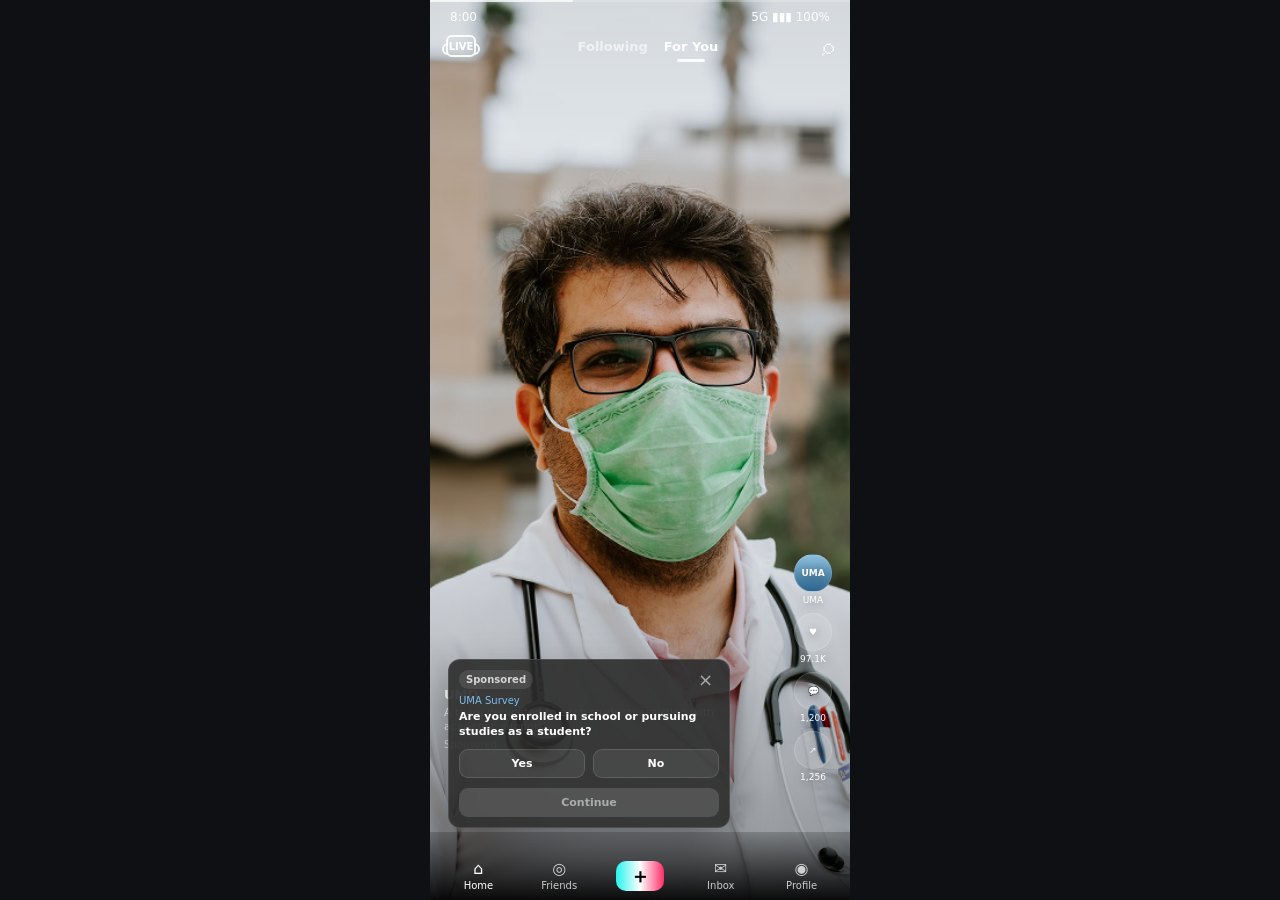
<file: index.html>
<!doctype html>
<html lang="zh-CN">
  <head>
    <meta charset="UTF-8" />
    <meta name="viewport" content="width=device-width, initial-scale=1, viewport-fit=cover" />
    <meta name="theme-color" content="#0b0c10" />
    <title>TikTok Lead Demo</title>
    <link rel="stylesheet" href="./styles.css" />
  </head>
  <body>
    <div class="phone">
      <header class="tiktok-top" id="tiktokTop">
        <div class="ios-bar">
          <span>8:00</span>
          <span>5G ▮▮▮ 100%</span>
        </div>
        <div class="feed-nav">
          <div class="feed-live">LIVE</div>
          <div class="feed-tabs">
            <button class="nav-ghost">Following</button>
            <button class="nav-ghost nav-active">For You</button>
          </div>
          <div class="feed-search">⌕</div>
        </div>
      </header>

      <main id="app"></main>

      <div class="push-layer" id="pushLayer" aria-hidden="true">
        <button class="push-card" id="pushCard" type="button">
          <div class="push-avatar">UMA</div>
          <div class="push-main">
            <div class="push-line1">
              <span class="push-brand">Ultimate Medical Academy</span>
              <span class="push-verified">●</span>
            </div>
            <div class="push-line2">[Auto-follow up] Please confirm your submitted information.</div>
          </div>
          <div class="push-cta">View</div>
        </button>
      </div>

      <nav class="tiktok-tabbar" id="tabbar">
        <button class="tab-item tab-active" type="button"><span>⌂</span><small>Home</small></button>
        <button class="tab-item" type="button"><span>◎</span><small>Friends</small></button>
        <button class="tab-item tab-plus" type="button"><span>＋</span></button>
        <button class="tab-item" type="button"><span>✉</span><small>Inbox</small></button>
        <button class="tab-item" type="button"><span>◉</span><small>Profile</small></button>
      </nav>
    </div>

    <script src="./app.js"></script>
  </body>
</html>
</file>
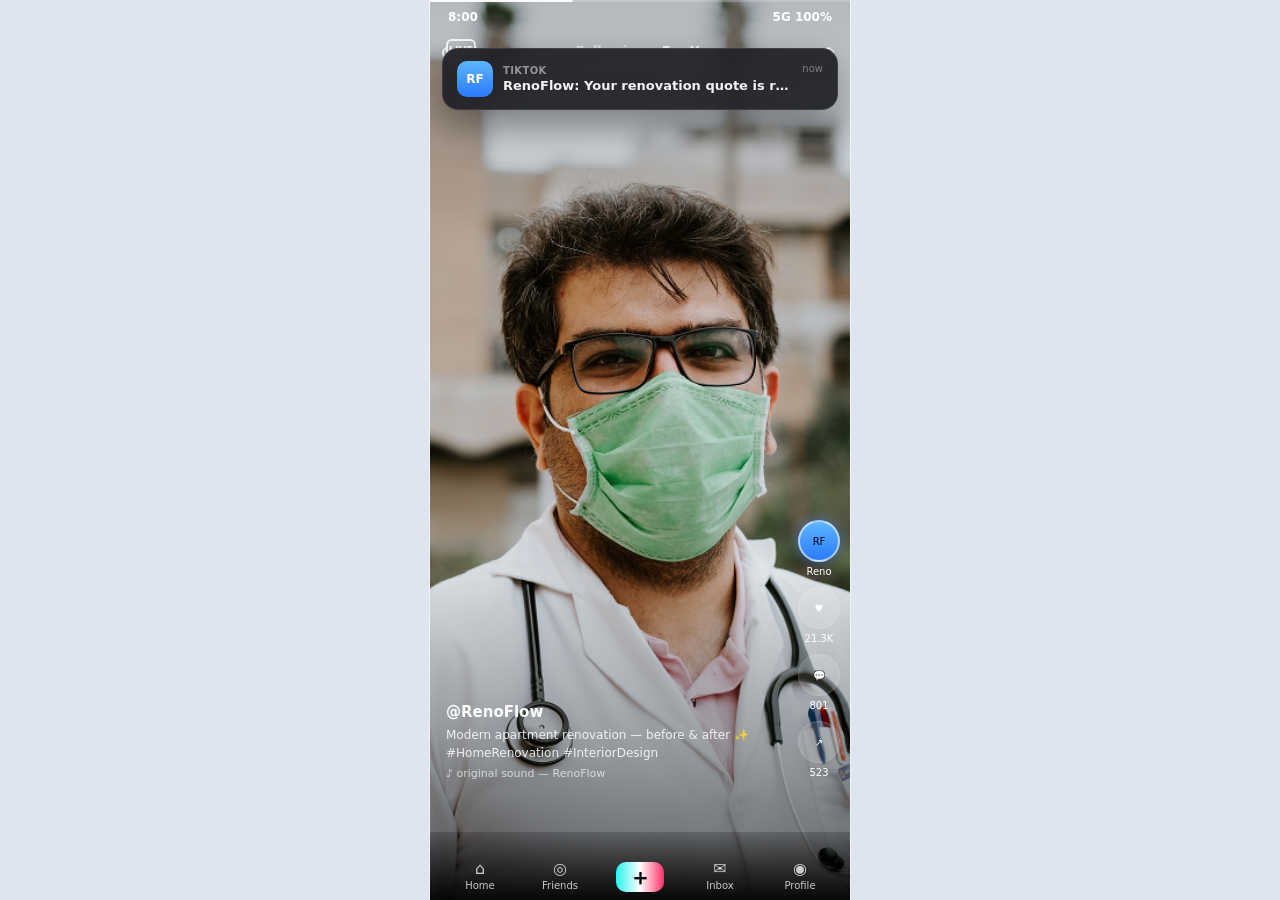
<file: demo-retarget-dm.html>
<!doctype html>
<html lang="zh-CN">
  <head>
    <meta charset="UTF-8" />
    <meta name="viewport" content="width=device-width, initial-scale=1, viewport-fit=cover" />
    <meta name="theme-color" content="#eef1f6" />
    <title>Agentic Lead Demo - Search Retarget DM</title>
    <link rel="stylesheet" href="./demo-retarget-dm.css" />
  </head>
  <body>
    <div class="retarget-phone">
      <main id="app"></main>
    </div>
    <script src="./demo-retarget-dm.js"></script>
  </body>
</html>
</file>
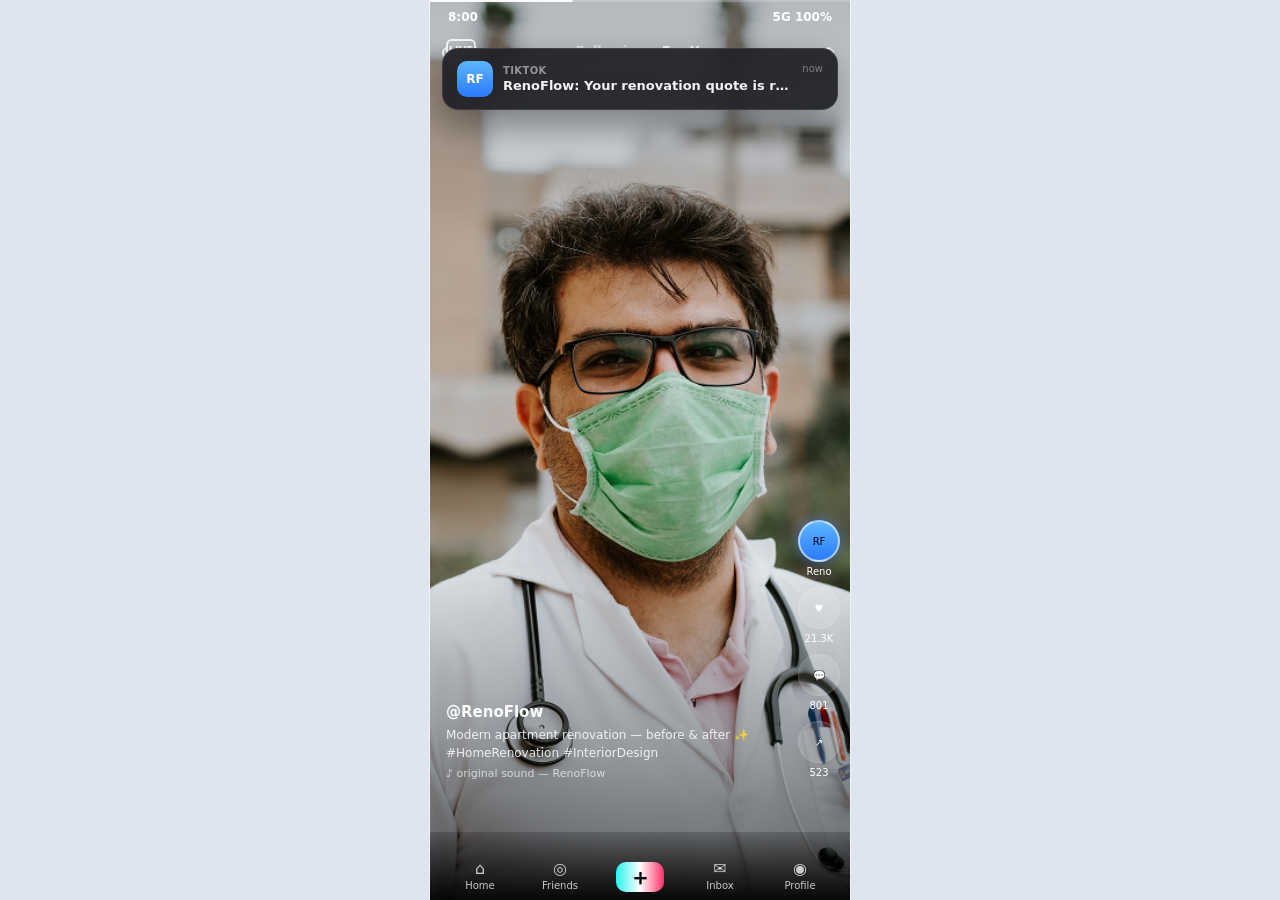
<file: demo3.html>
<!doctype html>
<html lang="zh-CN">
  <head>
    <meta charset="UTF-8" />
    <meta name="viewport" content="width=device-width, initial-scale=1, viewport-fit=cover" />
    <meta name="theme-color" content="#eef1f6" />
    <title>Agentic Lead Demo - Demo 3</title>
    <link rel="stylesheet" href="./demo-retarget-dm.css" />
  </head>
  <body>
    <div class="retarget-phone">
      <main id="app"></main>
    </div>
    <script src="./demo-retarget-dm.js"></script>
  </body>
</html>
</file>
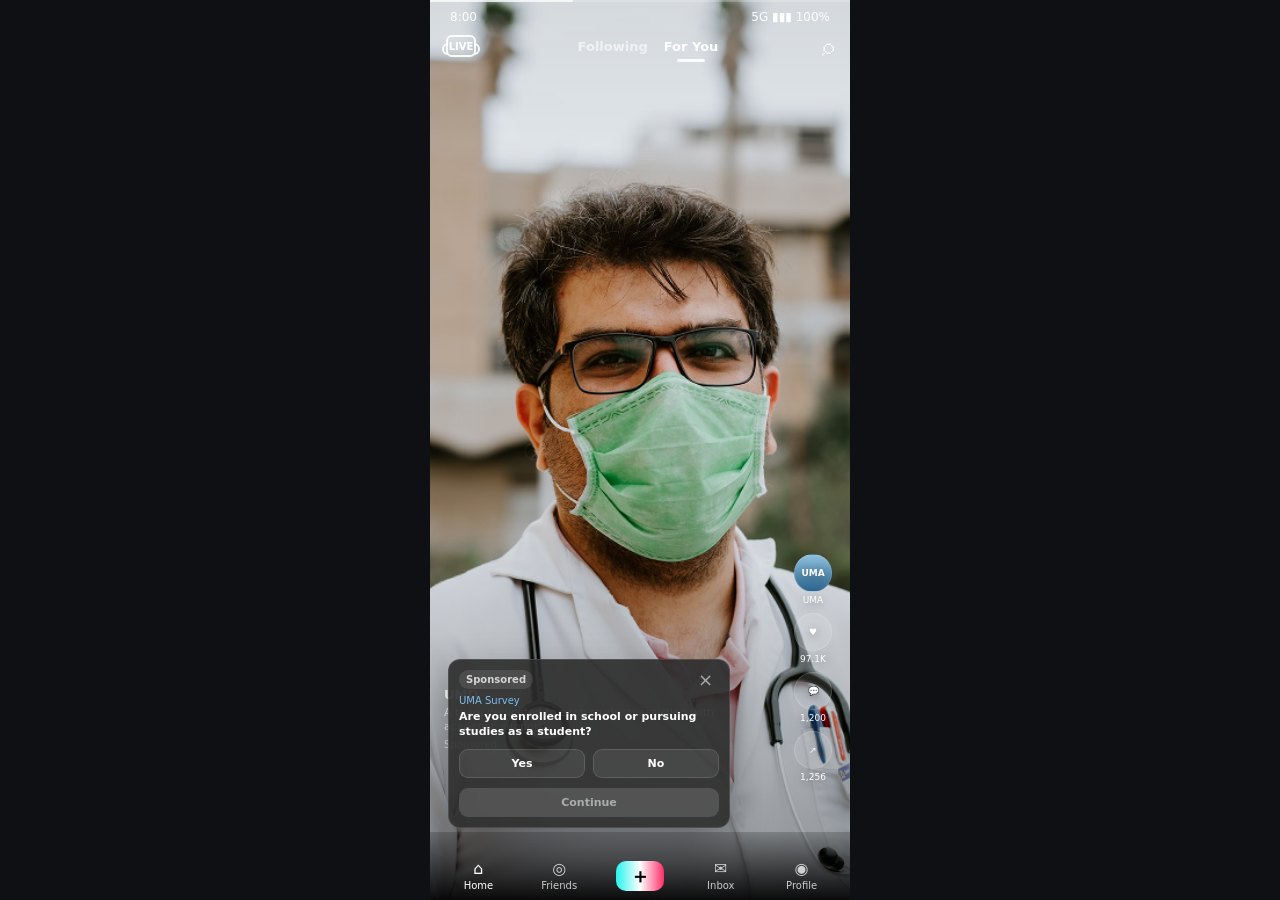
<file: index-feed-submit.html>
<!doctype html>
<html lang="zh-CN">
  <head>
    <meta charset="UTF-8" />
    <meta name="viewport" content="width=device-width, initial-scale=1, viewport-fit=cover" />
    <meta name="theme-color" content="#0b0c10" />
    <title>TikTok Lead Demo - Feed Submit</title>
    <link rel="stylesheet" href="./styles.css" />
  </head>
  <body>
    <div class="phone">
      <header class="tiktok-top" id="tiktokTop">
        <div class="ios-bar">
          <span>8:00</span>
          <span>5G ▮▮▮ 100%</span>
        </div>
        <div class="feed-nav">
          <div class="feed-live">LIVE</div>
          <div class="feed-tabs">
            <button class="nav-ghost">Following</button>
            <button class="nav-ghost nav-active">For You</button>
          </div>
          <div class="feed-search">⌕</div>
        </div>
      </header>

      <main id="app"></main>

      <div class="push-layer" id="pushLayer" aria-hidden="true">
        <button class="push-card" id="pushCard" type="button">
          <div class="push-avatar">UMA</div>
          <div class="push-main">
            <div class="push-line1">
              <span class="push-brand">Ultimate Medical Academy</span>
              <span class="push-verified">●</span>
            </div>
            <div class="push-line2">[Auto-follow up] Please confirm your submitted information.</div>
          </div>
          <div class="push-cta">View</div>
        </button>
      </div>

      <nav class="tiktok-tabbar" id="tabbar">
        <button class="tab-item tab-active" type="button"><span>⌂</span><small>Home</small></button>
        <button class="tab-item" type="button"><span>◎</span><small>Friends</small></button>
        <button class="tab-item tab-plus" type="button"><span>＋</span></button>
        <button class="tab-item" type="button"><span>✉</span><small>Inbox</small></button>
        <button class="tab-item" type="button"><span>◉</span><small>Profile</small></button>
      </nav>
    </div>

    <script src="./app-feed-submit.js"></script>
  </body>
</html>
</file>
<file: styles.css>
:root {
  --bg: #0b0c10;
  --text: #ffffff;
  --muted: rgba(255, 255, 255, 0.72);
  --pink: #ff5478;
  --pink-2: #ff6b8a;
  --line: rgba(255, 255, 255, 0.12);
  --blue-1: #77b4d7;
  --blue-2: #275f8a;
  --shadow: 0 20px 60px rgba(0, 0, 0, 0.35);
  --font: ui-sans-serif, system-ui, -apple-system, BlinkMacSystemFont, "PingFang SC",
    "Hiragino Sans GB", "Microsoft YaHei", Arial, sans-serif;
}

* {
  box-sizing: border-box;
}

html,
body {
  margin: 0;
  padding: 0;
  min-height: 100%;
  background: #101114;
  font-family: var(--font);
}

body[data-screen="feed"] {
  background: #0f1013;
}

body[data-screen="website"],
body[data-screen="dm"] {
  background: #edf0f4;
}

button,
input,
textarea {
  font: inherit;
}

.phone {
  width: min(420px, 100%);
  min-height: 100vh;
  margin: 0 auto;
  position: relative;
  overflow: hidden;
  background: var(--bg);
}

.tiktok-top {
  position: fixed;
  top: 0;
  left: 50%;
  transform: translateX(-50%);
  width: min(420px, 100%);
  z-index: 20;
  color: white;
  pointer-events: none;
}

.ios-bar {
  display: flex;
  justify-content: space-between;
  align-items: center;
  padding: 10px 20px 0;
  font-size: 12px;
}

.feed-nav {
  display: grid;
  grid-template-columns: 56px 1fr 40px;
  align-items: center;
  padding: 10px 16px 0;
}

.feed-live {
  justify-self: start;
  width: 30px;
  height: 22px;
  border-radius: 6px;
  border: 2px solid rgba(255, 255, 255, 0.92);
  display: grid;
  place-items: center;
  font-size: 10px;
  font-weight: 900;
  position: relative;
}

.feed-live::before,
.feed-live::after {
  content: "";
  position: absolute;
  top: 6px;
  width: 4px;
  height: 8px;
  border: 2px solid rgba(255, 255, 255, 0.92);
  border-left: 0;
  border-radius: 0 8px 8px 0;
}

.feed-live::before {
  left: -6px;
  transform: scaleX(-1);
}

.feed-live::after {
  right: -6px;
}

.feed-tabs {
  justify-self: center;
  display: flex;
  align-items: center;
  gap: 16px;
}

.feed-search {
  justify-self: end;
  font-size: 24px;
  line-height: 1;
  opacity: 0.92;
}

.nav-ghost {
  border: 0;
  background: transparent;
  color: rgba(255, 255, 255, 0.62);
  font-size: 13px;
  font-weight: 700;
  padding: 0;
  position: relative;
}

.nav-active {
  color: white;
}

.nav-active::after {
  content: "";
  position: absolute;
  left: 50%;
  bottom: -8px;
  transform: translateX(-50%);
  width: 28px;
  height: 3px;
  border-radius: 999px;
  background: rgba(255, 255, 255, 0.92);
}

.tiktok-tabbar {
  position: fixed;
  left: 50%;
  bottom: 0;
  transform: translateX(-50%);
  width: min(420px, 100%);
  height: 68px;
  padding: 8px 8px calc(8px + env(safe-area-inset-bottom));
  display: grid;
  grid-template-columns: repeat(5, 1fr);
  align-items: end;
  background: linear-gradient(to top, rgba(0, 0, 0, 0.92), rgba(0, 0, 0, 0.18));
  color: white;
  z-index: 18;
}

.tab-item {
  border: 0;
  background: transparent;
  color: rgba(255, 255, 255, 0.76);
  display: flex;
  flex-direction: column;
  align-items: center;
  gap: 2px;
}

.tab-item span {
  font-size: 16px;
}

.tab-item small {
  font-size: 10px;
}

.tab-active {
  color: white;
}

.tab-plus span {
  width: 48px;
  height: 30px;
  display: grid;
  place-items: center;
  border-radius: 10px;
  background: linear-gradient(90deg, #25f4ee, #fff, #ff2f68);
  color: #000;
  font-size: 20px;
  font-weight: 900;
}

#app {
  min-height: 100vh;
}

.feed-screen {
  position: relative;
  min-height: 100vh;
  color: white;
  overflow: hidden;
}

.feed-bg {
  position: absolute;
  inset: 0;
  background-image: url("./feed-bg.png");
  background-size: cover;
  background-position: center center;
  background-repeat: no-repeat;
}

.feed-mask {
  position: absolute;
  inset: 0;
  background: linear-gradient(to bottom, rgba(0, 0, 0, 0.06), transparent 18%, transparent 58%, rgba(0, 0, 0, 0.34));
}

.feed-progress {
  position: absolute;
  left: 0;
  right: 0;
  top: 0;
  height: 2px;
  background: rgba(255, 255, 255, 0.18);
}

.feed-progress > div {
  height: 100%;
  background: rgba(255, 255, 255, 0.7);
}

.feed-side {
  position: absolute;
  right: 10px;
  bottom: 118px;
  width: 54px;
  display: flex;
  flex-direction: column;
  align-items: center;
  gap: 8px;
}

.side-item {
  display: flex;
  flex-direction: column;
  align-items: center;
  gap: 3px;
  color: white;
  font-size: 9px;
  text-shadow: 0 2px 8px rgba(0, 0, 0, 0.35);
}

.side-icon {
  width: 38px;
  height: 38px;
  border-radius: 999px;
  display: grid;
  place-items: center;
  background: rgba(255, 255, 255, 0.12);
  border: 1px solid rgba(255, 255, 255, 0.14);
}

.uma-mini {
  background: linear-gradient(180deg, #8fc1de, #2a638d);
  font-size: 9px;
  font-weight: 900;
}

.feed-copy {
  position: absolute;
  left: 14px;
  right: 88px;
  bottom: 150px;
  color: white;
}

.feed-copy .brand {
  font-size: 13px;
  font-weight: 800;
  margin-bottom: 4px;
}

.feed-copy .desc {
  font-size: 11px;
  line-height: 1.28;
  color: rgba(255, 255, 255, 0.86);
}

.feed-copy .sponsored {
  margin-top: 5px;
  font-size: 10px;
  color: rgba(255, 255, 255, 0.7);
}

.survey-card {
  position: absolute;
  left: 18px;
  right: 120px;
  bottom: 72px;
  padding: 8px 10px 10px;
  border-radius: 12px;
  background: rgba(44, 44, 44, 0.9);
  border: 1px solid rgba(255, 255, 255, 0.12);
  box-shadow: 0 18px 40px rgba(0, 0, 0, 0.34);
}

.survey-meta {
  display: flex;
  align-items: center;
  justify-content: space-between;
  gap: 10px;
}

.survey-tag {
  display: inline-flex;
  align-items: center;
  padding: 4px 7px;
  border-radius: 999px;
  background: rgba(255, 255, 255, 0.1);
  color: rgba(255, 255, 255, 0.76);
  font-size: 10px;
  font-weight: 800;
}

.survey-close {
  border: 0;
  background: transparent;
  color: rgba(255, 255, 255, 0.58);
  font-size: 18px;
}

.survey-brand {
  margin-top: 4px;
  font-size: 10px;
  color: #7cc0ef;
}

.survey-question {
  margin-top: 4px;
  font-size: 11px;
  font-weight: 700;
  line-height: 1.3;
  color: white;
}

.survey-options {
  margin-top: 10px;
  display: grid;
  grid-template-columns: 1fr 1fr;
  gap: 8px;
}

.survey-options button {
  border: 1px solid rgba(255, 255, 255, 0.12);
  background: rgba(255, 255, 255, 0.08);
  color: white;
  border-radius: 9px;
  padding: 7px 12px;
  font-size: 11px;
  font-weight: 800;
}

.survey-options button.active {
  background: rgba(255, 255, 255, 0.18);
}

.survey-continue {
  width: 100%;
  margin-top: 10px;
  border: 0;
  border-radius: 9px;
  padding: 8px 12px;
  background: rgba(255, 255, 255, 0.14);
  color: rgba(255, 255, 255, 0.52);
  font-size: 11px;
  font-weight: 900;
}

.survey-continue.ready {
  background: var(--pink);
  color: white;
}

.website-shell,
.dm-shell {
  min-height: 100vh;
  background: #fff;
}

.website-top,
.dm-top {
  display: flex;
  justify-content: space-between;
  align-items: center;
  padding: 10px 12px;
  color: #111;
  background: #fff;
  border-bottom: 1px solid rgba(0, 0, 0, 0.06);
}

.website-top button,
.dm-top button {
  border: 0;
  background: transparent;
  color: #333;
  font-size: 14px;
}

.website-url {
  font-size: 12px;
  color: rgba(0, 0, 0, 0.48);
}

.website-body {
  padding: 14px;
}

.uma-page {
  background: #fff;
  margin: -14px;
}

.uma-header {
  height: 84px;
  display: grid;
  grid-template-columns: 1fr 1fr;
  overflow: hidden;
  background: linear-gradient(90deg, var(--blue-1), var(--blue-2));
}

.uma-logo-left,
.uma-logo-right {
  display: grid;
  place-items: center;
  color: white;
  font-weight: 300;
}

.uma-logo-left {
  font-size: 40px;
  letter-spacing: 2px;
  background: rgba(255, 255, 255, 0.12);
}

.uma-logo-right {
  font-size: 19px;
  line-height: 1.1;
  letter-spacing: 1px;
}

.uma-brand-lockup {
  text-align: center;
  padding: 6px 14px 10px;
}

.uma-lockup-badge {
  width: 36px;
  height: 36px;
  margin: -20px auto 8px;
  border-radius: 999px;
  display: grid;
  place-items: center;
  color: white;
  background: linear-gradient(180deg, #8fc1de, #2a638d);
  font-size: 10px;
  font-weight: 900;
  box-shadow: 0 10px 22px rgba(42, 99, 141, 0.22);
}

.uma-lockup-title {
  font-size: 18px;
  font-weight: 900;
  color: rgba(0, 0, 0, 0.9);
}

.uma-lockup-copy {
  margin-top: 8px;
  font-size: 11px;
  line-height: 1.5;
  color: rgba(0, 0, 0, 0.52);
}

.uma-section-title,
.uma-question-title {
  margin-top: 18px;
  padding: 0 14px;
  font-size: 13px;
  font-weight: 800;
  color: rgba(0, 0, 0, 0.88);
}

.uma-question-title {
  margin-top: 14px;
}

.uma-radio-list {
  margin-top: 6px;
  padding: 0 14px;
}

.uma-radio {
  position: relative;
  display: flex;
  align-items: center;
  justify-content: space-between;
  gap: 12px;
  padding: 14px 0;
  border-bottom: 1px solid rgba(0, 0, 0, 0.08);
  font-size: 14px;
  color: rgba(0, 0, 0, 0.84);
  cursor: pointer;
}

.uma-radio.checked > span:first-child {
  font-weight: 800;
}

.uma-radio-ui {
  width: 18px;
  height: 18px;
  border-radius: 999px;
  border: 2px solid rgba(0, 0, 0, 0.18);
  flex: 0 0 auto;
}

.uma-radio.checked .uma-radio-ui {
  border-color: var(--pink);
  background: var(--pink);
  box-shadow: inset 0 0 0 4px #fff, 0 0 0 1px var(--pink);
}

.uma-radio input {
  position: absolute;
  opacity: 0;
  pointer-events: none;
}

.uma-field {
  padding: 16px 14px 10px;
  border-bottom: 1px solid rgba(0, 0, 0, 0.08);
}

.uma-field-label {
  margin-bottom: 8px;
  font-size: 12px;
  font-weight: 700;
  color: rgba(0, 0, 0, 0.65);
}

.uma-field-control {
  min-height: 20px;
  display: flex;
  align-items: center;
  justify-content: space-between;
  gap: 10px;
}

.uma-field input {
  width: 100%;
  border: 0;
  background: transparent;
  padding: 0;
  font-size: 14px;
  color: rgba(0, 0, 0, 0.86);
  outline: none;
}

.uma-field-select input {
  color: rgba(0, 0, 0, 0.58);
}

.uma-chevron {
  color: rgba(0, 0, 0, 0.28);
  font-size: 22px;
  line-height: 1;
}

.uma-actions {
  padding: 18px 14px 0;
}

.uma-next {
  width: 100%;
  border: 0;
  border-radius: 12px;
  padding: 14px 14px;
  background: rgba(0, 0, 0, 0.08);
  color: rgba(0, 0, 0, 0.38);
  font-weight: 900;
}

.uma-next.ready {
  background: var(--pink);
  color: white;
  box-shadow: 0 14px 28px rgba(255, 85, 117, 0.18);
}

.website-hint {
  margin: 12px 14px 0;
  font-size: 11px;
  line-height: 1.45;
  color: rgba(0, 0, 0, 0.44);
}

.dm-shell {
  display: flex;
  flex-direction: column;
  min-height: 100vh;
  background: #fff;
}

.dm-top {
  position: sticky;
  top: 0;
  z-index: 5;
  min-height: 64px;
  padding: calc(10px + env(safe-area-inset-top)) 12px 10px;
  gap: 10px;
  background: rgba(255, 255, 255, 0.98);
  backdrop-filter: blur(14px);
  -webkit-backdrop-filter: blur(14px);
}

.dm-top > button:first-child {
  width: 28px;
  padding: 0;
  font-size: 24px;
  line-height: 1;
  color: rgba(0, 0, 0, 0.88);
}

.dm-brand {
  display: flex;
  align-items: center;
  gap: 8px;
  min-width: 0;
  flex: 1;
}

.dm-brand-badge {
  width: 32px;
  height: 32px;
  border-radius: 999px;
  display: grid;
  place-items: center;
  color: white;
  background: linear-gradient(180deg, #8fc1de, #2a638d);
  box-shadow: 0 6px 18px rgba(42, 99, 141, 0.24);
  font-size: 8px;
  font-weight: 900;
}

.dm-brand-title {
  font-size: 14px;
  font-weight: 800;
  color: rgba(0, 0, 0, 0.92);
  white-space: nowrap;
  overflow: hidden;
  text-overflow: ellipsis;
}

.dm-brand-sub {
  margin-top: 2px;
  font-size: 11px;
  color: rgba(0, 0, 0, 0.42);
}

.dm-top-actions {
  display: flex;
  align-items: center;
  gap: 8px;
}

.dm-top-actions button {
  width: 28px;
  height: 28px;
  padding: 0;
  display: grid;
  place-items: center;
  border-radius: 999px;
  color: rgba(0, 0, 0, 0.72);
}

.dm-body {
  flex: 1;
  padding: 10px 12px 160px;
  background: #fff;
  overflow-y: auto;
}

.dm-hero {
  text-align: center;
  padding: 2px 16px 18px;
}

.dm-time {
  margin-bottom: 14px;
  font-size: 11px;
  color: rgba(0, 0, 0, 0.34);
}

.dm-hero-logo {
  width: 56px;
  height: 56px;
  margin: 0 auto 10px;
  border-radius: 999px;
  display: grid;
  place-items: center;
  color: white;
  background: linear-gradient(180deg, #8fc1de, #2a638d);
  box-shadow: 0 12px 24px rgba(42, 99, 141, 0.22);
  font-size: 13px;
  font-weight: 900;
}

.dm-hero-name {
  font-size: 19px;
  font-weight: 800;
  color: rgba(0, 0, 0, 0.92);
}

.dm-hero-meta {
  margin-top: 4px;
  font-size: 12px;
  color: rgba(0, 0, 0, 0.48);
  line-height: 1.45;
}

.dm-hero-note {
  max-width: 286px;
  margin: 9px auto 0;
  font-size: 10px;
  color: rgba(0, 0, 0, 0.34);
  line-height: 1.45;
}

.dm-hero-note span {
  color: #2b97ff;
}

.bubble {
  max-width: 82%;
  margin-top: 10px;
  padding: 10px 12px 8px;
  border-radius: 18px;
  border-bottom-left-radius: 6px;
  background: #f1f2f5;
  color: rgba(0, 0, 0, 0.86);
  font-size: 13px;
  line-height: 1.42;
  box-shadow: 0 1px 0 rgba(0, 0, 0, 0.04);
  animation: bubbleIn 200ms ease-out;
}

.bubble.me {
  margin-left: auto;
  border-bottom-left-radius: 18px;
  border-bottom-right-radius: 6px;
  background: linear-gradient(180deg, #2399ff, #1f8bff);
  color: white;
}

@keyframes bubbleIn {
  from { opacity: 0; transform: translateY(4px); }
  to { opacity: 1; transform: translateY(0); }
}

.bubble-meta {
  margin-top: 5px;
  font-size: 10px;
  color: rgba(0, 0, 0, 0.36);
}

.bubble.me .bubble-meta {
  color: rgba(255, 255, 255, 0.72);
}

.confirm-card {
  margin-top: 10px;
  border-radius: 14px;
  background: #fff;
  border: 1px solid rgba(0, 0, 0, 0.07);
  padding: 11px 11px 10px;
}

.confirm-card.user-card {
  background: rgba(255, 255, 255, 0.14);
  border-color: rgba(255, 255, 255, 0.22);
}

.confirm-top {
  display: flex;
  align-items: center;
  justify-content: space-between;
  gap: 10px;
  margin-bottom: 8px;
}

.confirm-badge {
  display: inline-flex;
  align-items: center;
  padding: 4px 8px;
  border-radius: 999px;
  background: rgba(31, 139, 255, 0.1);
  color: rgba(0, 0, 0, 0.68);
  font-size: 10px;
  font-weight: 900;
}

.bubble.me .confirm-badge {
  background: rgba(255, 255, 255, 0.18);
  color: rgba(255, 255, 255, 0.95);
}

.confirm-id {
  font-size: 10px;
  color: rgba(0, 0, 0, 0.36);
}

.bubble.me .confirm-id,
.bubble.me .confirm-title,
.bubble.me .confirm-list span,
.bubble.me .confirm-list b {
  color: white;
}

.confirm-title {
  margin-bottom: 8px;
  font-size: 12px;
  font-weight: 900;
  color: rgba(0, 0, 0, 0.86);
}

.confirm-list {
  display: flex;
  flex-direction: column;
  gap: 6px;
}

.confirm-list div {
  display: flex;
  justify-content: space-between;
  gap: 12px;
  font-size: 11px;
  align-items: flex-start;
}

.confirm-list span {
  color: rgba(0, 0, 0, 0.46);
}

.confirm-list b {
  color: rgba(0, 0, 0, 0.9);
  font-weight: 850;
  text-align: right;
}

.dm-suggestions {
  position: fixed;
  left: 50%;
  bottom: calc(60px + env(safe-area-inset-bottom));
  transform: translateX(-50%);
  width: min(420px, 100%);
  display: flex;
  gap: 8px;
  padding: 8px 12px;
  overflow-x: auto;
  -webkit-overflow-scrolling: touch;
  scrollbar-width: none;
  pointer-events: none;
  z-index: 4;
}

.dm-suggestions::-webkit-scrollbar {
  display: none;
}

.dm-suggestions button {
  flex-shrink: 0;
  min-height: 34px;
  padding: 0 14px;
  border-radius: 18px;
  border: 1px solid rgba(0, 0, 0, 0.08);
  background: #fff;
  color: rgba(0, 0, 0, 0.72);
  font-size: 13px;
  font-weight: 500;
  white-space: nowrap;
  pointer-events: auto;
  opacity: 0;
  animation: dmChipIn 220ms ease-out forwards;
  box-shadow: 0 1px 3px rgba(0, 0, 0, 0.05);
  transition: transform 100ms ease, background-color 100ms ease;
}

.dm-suggestions button:nth-child(1) {
  animation-delay: 0ms;
}

.dm-suggestions button:nth-child(2) {
  animation-delay: 60ms;
}

.dm-suggestions button:nth-child(3) {
  animation-delay: 120ms;
}

.dm-suggestions button:active {
  transform: scale(0.96);
  background: #f5f6f8;
}

@keyframes dmChipIn {
  from {
    opacity: 0;
    transform: translateY(6px);
  }
  to {
    opacity: 1;
    transform: translateY(0);
  }
}

.dm-input {
  position: fixed;
  left: 50%;
  bottom: 0;
  transform: translateX(-50%);
  width: min(420px, 100%);
  display: grid;
  grid-template-columns: 32px 1fr 24px 24px 32px;
  gap: 10px;
  align-items: center;
  padding: 10px 12px calc(12px + env(safe-area-inset-bottom));
  border-top: 1px solid rgba(0, 0, 0, 0.06);
  background: rgba(255, 255, 255, 0.98);
  backdrop-filter: blur(16px);
  -webkit-backdrop-filter: blur(16px);
}

.dm-input-icon,
.dm-input-send {
  width: 28px;
  height: 28px;
  display: grid;
  place-items: center;
  color: rgba(0, 0, 0, 0.7);
  font-size: 16px;
  line-height: 1;
}

.dm-input-icon:first-child,
.dm-input-send {
  width: 32px;
  height: 32px;
  border-radius: 999px;
  background: #ff4d7d;
  color: #fff;
  font-size: 15px;
  box-shadow: 0 10px 20px rgba(255, 77, 125, 0.2);
}

.dm-input-icon:nth-of-type(2),
.dm-input-icon:nth-of-type(3) {
  font-size: 18px;
}

.dm-input-field {
  width: 100%;
  border: 1px solid rgba(0, 0, 0, 0.06);
  border-radius: 999px;
  background: #f4f5f7;
  padding: 10px 14px;
  font-size: 13px;
  color: rgba(0, 0, 0, 0.42);
}

.dm-input-field::placeholder {
  color: rgba(0, 0, 0, 0.42);
}

.push-layer {
  position: fixed;
  top: 42px;
  left: 50%;
  transform: translateX(-50%);
  width: min(420px, calc(100% - 20px));
  z-index: 30;
  opacity: 0;
  pointer-events: none;
  transition: opacity 180ms ease;
}

.push-layer[aria-hidden="false"] {
  opacity: 1;
  pointer-events: auto;
}

.push-card {
  width: 100%;
  display: flex;
  align-items: center;
  gap: 12px;
  border: 1px solid rgba(255, 255, 255, 0.6);
  border-radius: 24px;
  background: rgba(255, 255, 255, 0.96);
  color: #111;
  padding: 12px 14px;
  box-shadow: 0 18px 48px rgba(0, 0, 0, 0.28);
}

.push-avatar {
  width: 42px;
  height: 42px;
  border-radius: 999px;
  flex: 0 0 auto;
  display: grid;
  place-items: center;
  color: white;
  background: linear-gradient(180deg, #8fc1de, #2a638d);
  font-size: 11px;
  font-weight: 900;
}

.push-main {
  min-width: 0;
  flex: 1;
}

.push-line1 {
  display: flex;
  align-items: center;
  gap: 4px;
  font-size: 13px;
  line-height: 1.2;
}

.push-brand {
  font-weight: 900;
  color: rgba(0, 0, 0, 0.92);
}

.push-verified {
  color: #32b6ff;
  font-size: 10px;
}

.push-line2 {
  margin-top: 2px;
  font-size: 12px;
  line-height: 1.3;
  color: rgba(0, 0, 0, 0.72);
  white-space: nowrap;
  overflow: hidden;
  text-overflow: ellipsis;
}

.push-cta {
  flex: 0 0 auto;
  font-size: 13px;
  font-weight: 900;
  color: #d34f73;
}
</file>
<file: demo-retarget-dm.css>
:root {
  --rt-bg: #eef1f6;
  --rt-text: #101217;
  --rt-subtle: rgba(16, 18, 23, 0.54);
  --rt-line: rgba(16, 18, 23, 0.08);
  --rt-blue: #1e96ff;
  --rt-green: #19b46b;
  --rt-pink: #ff497c;
  --rt-card: #ffffff;
  --rt-bubble: #f1f2f5;
  --rt-shadow: 0 18px 48px rgba(14, 22, 35, 0.12);
  --rt-font: ui-sans-serif, system-ui, -apple-system, BlinkMacSystemFont, "PingFang SC",
    "Hiragino Sans GB", "Microsoft YaHei", Arial, sans-serif;
}

* {
  box-sizing: border-box;
}

html,
body {
  margin: 0;
  padding: 0;
  min-height: 100%;
  background: #dfe5ee;
  font-family: var(--rt-font);
  color: var(--rt-text);
}

button,
input {
  font: inherit;
}

.rt-lead-clickable {
  text-align: left;
  width: 100%;
}

.rt-lead-clickable:active {
  transform: translateY(1px);
}

.rt-lead-clickable {
  cursor: pointer;
}

.rt-feed-card {
  text-align: left;
  border: 0;
  cursor: pointer;
}

.rt-feed-card:active {
  transform: translateY(1px);
}

.rt-feed-cta {
  pointer-events: none;
}

.rt-feed-cta button {
  pointer-events: auto;
}

.retarget-phone {
  width: min(420px, 100%);
  min-height: 100vh;
  margin: 0 auto;
  background: var(--rt-bg);
  position: relative;
  overflow: hidden;
  box-shadow: 0 0 0 1px rgba(255, 255, 255, 0.5);
}

#app {
  min-height: 100vh;
}

.rt-shell {
  min-height: 100vh;
  display: flex;
  flex-direction: column;
}

.rt-statusbar {
  display: flex;
  justify-content: space-between;
  align-items: center;
  padding: calc(10px + env(safe-area-inset-top)) 18px 8px;
  font-size: 12px;
  font-weight: 700;
}

.rt-statusbar-light {
  color: rgba(16, 18, 23, 0.88);
}

.rt-search-nav {
  display: grid;
  grid-template-columns: 40px 1fr 40px;
  align-items: center;
  padding: 4px 0 10px;
}

.rt-back {
  width: 40px;
  height: 34px;
  border: 0;
  background: transparent;
  font-size: 28px;
  line-height: 1;
  color: rgba(0, 0, 0, 0.78);
  padding: 0;
}

.rt-search-title {
  text-align: center;
  font-size: 14px;
  font-weight: 800;
  color: rgba(0, 0, 0, 0.86);
}

.rt-nav-spacer {
  width: 40px;
  height: 34px;
}

.rt-search-screen {
  background: linear-gradient(180deg, #f7f8fb 0%, #eef2f7 100%);
}

.rt-search-header {
  padding: 8px 14px 0;
}

.rt-searchbar {
  height: 42px;
  border-radius: 14px;
  background: #fff;
  border: 1px solid rgba(0, 0, 0, 0.06);
  display: flex;
  align-items: center;
  gap: 10px;
  padding: 0 14px;
  box-shadow: 0 12px 28px rgba(10, 18, 30, 0.06);
}

.rt-search-icon {
  font-size: 16px;
  color: rgba(0, 0, 0, 0.42);
}

.rt-search-text {
  font-size: 14px;
  color: rgba(0, 0, 0, 0.88);
}

.rt-search-content {
  padding: 14px;
  display: flex;
  flex-direction: column;
  gap: 12px;
}

.rt-search-result {
  display: flex;
  align-items: center;
  gap: 12px;
  padding: 10px 14px;
  border-radius: 14px;
  background: #fff;
  border: 1px solid rgba(0, 0, 0, 0.05);
  box-shadow: 0 2px 8px rgba(10, 18, 30, 0.04);
}

.rt-search-thumb {
  width: 56px;
  height: 72px;
  border-radius: 8px;
  background: linear-gradient(135deg, #e8ecf2, #d5dbe6);
  display: grid;
  place-items: center;
  font-size: 18px;
  color: rgba(0, 0, 0, 0.2);
  flex-shrink: 0;
  overflow: hidden;
}

.rt-search-info {
  flex: 1;
  min-width: 0;
}

.rt-search-info-title {
  font-size: 13px;
  font-weight: 700;
  color: rgba(16, 18, 23, 0.88);
  white-space: nowrap;
  overflow: hidden;
  text-overflow: ellipsis;
}

.rt-search-info-meta {
  margin-top: 3px;
  font-size: 11px;
  color: rgba(16, 18, 23, 0.44);
}

.rt-lead-detail {
  background: linear-gradient(180deg, #f7f8fb 0%, #eef2f7 100%);
}

.rt-lead-topbar {
  display: grid;
  grid-template-columns: 40px 1fr 40px;
  align-items: center;
  padding: 0 14px 6px;
}

.rt-lead-detail-body {
  padding: 8px 14px 18px;
}

.rt-lead-detail-card {
  margin-top: 12px;
}

.rt-note {
  display: inline-flex;
  align-items: center;
  width: fit-content;
  gap: 6px;
  padding: 6px 10px;
  border-radius: 999px;
  background: rgba(30, 150, 255, 0.08);
  color: #1678d3;
  font-size: 11px;
  font-weight: 700;
}

.rt-card {
  background: var(--rt-card);
  border-radius: 18px;
  border: 1px solid var(--rt-line);
  box-shadow: var(--rt-shadow);
}

.rt-result {
  padding: 16px;
}

.rt-result-top {
  display: flex;
  align-items: center;
  justify-content: space-between;
  gap: 12px;
}

.rt-result-title {
  font-size: 16px;
  font-weight: 800;
}

.rt-result-badge {
  display: inline-flex;
  align-items: center;
  padding: 5px 9px;
  border-radius: 999px;
  background: rgba(25, 180, 107, 0.1);
  color: #159258;
  font-size: 10px;
  font-weight: 800;
}

.rt-result-copy {
  margin-top: 8px;
  font-size: 13px;
  line-height: 1.55;
  color: var(--rt-subtle);
}

.rt-lead {
  padding: 16px;
}

.rt-lead-card {
  padding: 18px;
}

.rt-lead-kicker {
  font-size: 12px;
  font-weight: 900;
  color: var(--rt-pink);
  text-transform: uppercase;
  letter-spacing: 0.08em;
}

.rt-lead-title {
  margin-top: 10px;
  font-size: 24px;
  line-height: 1.12;
  font-weight: 900;
  color: rgba(16, 18, 23, 0.92);
}

.rt-lead-topline {
  display: flex;
  align-items: center;
  justify-content: space-between;
  gap: 12px;
}

.rt-lead-pill {
  flex: 0 0 auto;
  padding: 8px 12px;
  border-radius: 999px;
  background: rgba(255, 73, 124, 0.12);
  color: #e13a6b;
  font-size: 13px;
  font-weight: 800;
}

.rt-lead-grid {
  margin-top: 14px;
  display: grid;
  gap: 10px;
}

.rt-field {
  display: flex;
  justify-content: space-between;
  gap: 14px;
  padding: 16px 0;
  border-bottom: 1px solid rgba(0, 0, 0, 0.06);
  font-size: 16px;
}

.rt-field:last-child {
  border-bottom: 0;
  padding-bottom: 16px;
}

.rt-field span {
  color: rgba(16, 18, 23, 0.42);
}

.rt-field b {
  color: rgba(16, 18, 23, 0.92);
  text-align: right;
  font-weight: 900;
}

.rt-lead-tip {
  margin-top: 14px;
  padding: 12px;
  border-radius: 14px;
  background: #f5f7fb;
  font-size: 12px;
  line-height: 1.55;
  color: rgba(16, 18, 23, 0.68);
}

.rt-lead-actions {
  margin-top: 14px;
  display: flex;
  gap: 10px;
}

.rt-btn {
  border: 0;
  border-radius: 14px;
  height: 44px;
  padding: 0 16px;
  font-size: 13px;
  font-weight: 800;
}

.rt-btn-secondary {
  background: rgba(0, 0, 0, 0.06);
  color: rgba(0, 0, 0, 0.7);
}

.rt-btn-primary {
  background: linear-gradient(180deg, #ff5b86, #ff4177);
  color: white;
  box-shadow: 0 14px 24px rgba(255, 73, 124, 0.22);
}

.rt-stepper {
  display: grid;
  grid-template-columns: repeat(5, 1fr);
  gap: 8px;
  padding: 0 14px 14px;
}

.rt-step {
  display: flex;
  flex-direction: column;
  align-items: center;
  gap: 6px;
  font-size: 10px;
  color: rgba(255, 255, 255, 0.72);
}

.rt-step-dot {
  width: 28px;
  height: 28px;
  border-radius: 999px;
  display: grid;
  place-items: center;
  background: rgba(255, 255, 255, 0.16);
  border: 1px solid rgba(255, 255, 255, 0.18);
  font-size: 11px;
  font-weight: 800;
}

.rt-step.active .rt-step-dot,
.rt-step.done .rt-step-dot {
  background: rgba(255, 255, 255, 0.96);
  color: #111;
}

.rt-feed-screen {
  background: #0c1017;
  color: white;
  position: relative;
}

.rt-tt-top {
  position: absolute;
  left: 0;
  right: 0;
  top: 0;
  z-index: 2;
  pointer-events: none;
}

.rt-tt-nav {
  display: grid;
  grid-template-columns: 56px 1fr 44px;
  align-items: center;
  padding: 6px 16px 0;
  pointer-events: none;
}

.rt-tt-live {
  width: 30px;
  height: 22px;
  border-radius: 6px;
  border: 2px solid rgba(255, 255, 255, 0.92);
  display: grid;
  place-items: center;
  font-size: 10px;
  font-weight: 900;
  position: relative;
}

.rt-tt-live::before,
.rt-tt-live::after {
  content: "";
  position: absolute;
  top: 6px;
  width: 4px;
  height: 8px;
  border: 2px solid rgba(255, 255, 255, 0.92);
  border-left: 0;
  border-radius: 0 8px 8px 0;
}

.rt-tt-live::before {
  left: -6px;
  transform: scaleX(-1);
}

.rt-tt-live::after {
  right: -6px;
}

.rt-tt-tabs {
  justify-self: center;
  display: flex;
  gap: 16px;
  align-items: center;
  pointer-events: none;
}

.rt-tt-tab {
  border: 0;
  background: transparent;
  color: rgba(255, 255, 255, 0.62);
  font-size: 13px;
  font-weight: 700;
  padding: 0;
}

.rt-tt-tab-active {
  color: white;
  position: relative;
}

.rt-tt-tab-active::after {
  content: "";
  position: absolute;
  left: 50%;
  bottom: -8px;
  transform: translateX(-50%);
  width: 28px;
  height: 3px;
  border-radius: 999px;
  background: rgba(255, 255, 255, 0.92);
}

.rt-tt-search {
  justify-self: end;
  border: 0;
  background: transparent;
  color: rgba(255, 255, 255, 0.92);
  font-size: 24px;
  line-height: 1;
  padding: 0;
  pointer-events: auto;
}

.rt-feed-bg {
  position: absolute;
  inset: 0;
  background-image: url("./feed-bg.png");
  background-size: cover;
  background-position: center;
  filter: saturate(0.92);
}

.rt-feed-mask {
  position: absolute;
  inset: 0;
  background: linear-gradient(to bottom, rgba(0, 0, 0, 0.2), transparent 28%, transparent 64%, rgba(0, 0, 0, 0.56));
}

.rt-feed-progress {
  position: absolute;
  top: 0;
  left: 0;
  right: 0;
  height: 2px;
  background: rgba(255, 255, 255, 0.18);
  z-index: 5;
}

.rt-feed-progress div {
  height: 100%;
  background: rgba(255, 255, 255, 0.92);
  border-radius: 0 1px 1px 0;
}

.rt-feed-top {
  position: relative;
  z-index: 1;
}

.rt-feed-copy {
  position: absolute;
  left: 16px;
  right: 88px;
  bottom: 120px;
  z-index: 1;
}

.rt-feed-copy b {
  display: block;
  font-size: 14px;
  margin-bottom: 6px;
}

.rt-feed-copy p {
  margin: 0;
  font-size: 12px;
  line-height: 1.45;
  color: rgba(255, 255, 255, 0.86);
}

.rt-feed-username {
  font-size: 15px;
  font-weight: 800;
  color: white;
}

.rt-feed-desc {
  margin-top: 6px;
  font-size: 12px;
  line-height: 1.45;
  color: rgba(255, 255, 255, 0.86);
}

.rt-feed-music {
  margin-top: 5px;
  font-size: 11px;
  color: rgba(255, 255, 255, 0.68);
}

.rt-feed-rail {
  position: absolute;
  right: 10px;
  bottom: 122px;
  z-index: 1;
  display: flex;
  flex-direction: column;
  align-items: center;
  gap: 10px;
}

.rt-rail-click {
  border: 0;
  cursor: pointer;
}

.rt-rail-click:active {
  transform: translateY(1px);
}

.rt-rail-item {
  display: flex;
  flex-direction: column;
  align-items: center;
  gap: 4px;
  font-size: 10px;
}

.rt-rail-icon {
  width: 42px;
  height: 42px;
  border-radius: 999px;
  display: grid;
  place-items: center;
  background: rgba(255, 255, 255, 0.14);
  border: 1px solid rgba(255, 255, 255, 0.14);
}

.rt-rail-icon.rt-rail-retarget {
  background: linear-gradient(180deg, #5db6ff, #2b79ff);
  border: 2px solid rgba(255, 255, 255, 0.6);
  box-shadow: 0 0 12px rgba(43, 121, 255, 0.5);
  animation: rtPulse 2s ease-in-out infinite;
}

@keyframes rtPulse {
  0%, 100% { box-shadow: 0 0 8px rgba(43, 121, 255, 0.4); }
  50% { box-shadow: 0 0 18px rgba(43, 121, 255, 0.7); }
}

.rt-push {
  position: absolute;
  top: calc(48px + env(safe-area-inset-top));
  left: 12px;
  right: 12px;
  z-index: 10;
  padding: 12px 14px;
  border-radius: 16px;
  background: rgba(30, 30, 36, 0.92);
  backdrop-filter: blur(16px);
  -webkit-backdrop-filter: blur(16px);
  border: 1px solid rgba(255, 255, 255, 0.1);
  box-shadow: 0 16px 40px rgba(0, 0, 0, 0.4);
  display: flex;
  align-items: center;
  gap: 10px;
  cursor: pointer;
  opacity: 0;
  transform: translateY(-20px);
  animation: rtPushIn 400ms ease-out 1200ms forwards;
  pointer-events: none;
}

.rt-push.rt-push-show {
  pointer-events: auto;
}

@keyframes rtPushIn {
  from { opacity: 0; transform: translateY(-20px); }
  to { opacity: 1; transform: translateY(0); }
}

.rt-push-avatar {
  width: 36px;
  height: 36px;
  border-radius: 10px;
  display: grid;
  place-items: center;
  background: linear-gradient(180deg, #5db6ff, #2b79ff);
  color: white;
  font-size: 12px;
  font-weight: 900;
  flex-shrink: 0;
}

.rt-push-body {
  flex: 1;
  min-width: 0;
}

.rt-push-app {
  font-size: 10px;
  font-weight: 700;
  color: rgba(255, 255, 255, 0.5);
  text-transform: uppercase;
  letter-spacing: 0.04em;
}

.rt-push-text {
  margin-top: 2px;
  font-size: 13px;
  font-weight: 600;
  color: rgba(255, 255, 255, 0.94);
  white-space: nowrap;
  overflow: hidden;
  text-overflow: ellipsis;
}

.rt-push-time {
  font-size: 10px;
  color: rgba(255, 255, 255, 0.4);
  flex-shrink: 0;
  align-self: flex-start;
  margin-top: 2px;
}

.rt-feed-card {
  position: absolute;
  left: 16px;
  right: 84px;
  bottom: 78px;
  z-index: 1;
  padding: 14px;
  border-radius: 18px;
  background: rgba(17, 18, 24, 0.74);
  border: 1px solid rgba(255, 255, 255, 0.12);
  box-shadow: 0 24px 46px rgba(0, 0, 0, 0.3);
  backdrop-filter: blur(10px);
  -webkit-backdrop-filter: blur(10px);
}

.rt-feed-kicker {
  display: inline-flex;
  align-items: center;
  padding: 4px 8px;
  border-radius: 999px;
  background: rgba(255, 255, 255, 0.12);
  font-size: 10px;
  font-weight: 800;
}

.rt-feed-card h3 {
  margin: 10px 0 6px;
  font-size: 16px;
  line-height: 1.25;
}

.rt-feed-card p {
  margin: 0;
  font-size: 12px;
  line-height: 1.45;
  color: rgba(255, 255, 255, 0.82);
}

.rt-feed-tags {
  margin-top: 12px;
  display: flex;
  flex-wrap: wrap;
  gap: 8px;
}

.rt-feed-tags span {
  padding: 6px 9px;
  border-radius: 999px;
  background: rgba(255, 255, 255, 0.08);
  font-size: 10px;
  color: rgba(255, 255, 255, 0.78);
}

.rt-feed-card .rt-btn {
  width: 100%;
  margin-top: 14px;
}

.rt-feed-mini {
  position: absolute;
  left: 16px;
  right: 110px;
  bottom: 86px;
  z-index: 1;
  height: 42px;
  border-radius: 999px;
  border: 1px solid rgba(255, 255, 255, 0.18);
  background: rgba(17, 18, 24, 0.46);
  color: rgba(255, 255, 255, 0.92);
  font-size: 13px;
  font-weight: 800;
  backdrop-filter: blur(10px);
  -webkit-backdrop-filter: blur(10px);
  box-shadow: 0 20px 44px rgba(0, 0, 0, 0.26);
}

.rt-feed-mini:active {
  transform: translateY(1px);
}

.rt-tt-tabbar {
  position: absolute;
  left: 0;
  right: 0;
  bottom: 0;
  height: 68px;
  padding: 8px 10px calc(8px + env(safe-area-inset-bottom));
  display: grid;
  grid-template-columns: repeat(5, 1fr);
  align-items: end;
  background: linear-gradient(to top, rgba(0, 0, 0, 0.92), rgba(0, 0, 0, 0.18));
  z-index: 2;
}

.rt-tab {
  border: 0;
  background: transparent;
  color: rgba(255, 255, 255, 0.76);
  display: flex;
  flex-direction: column;
  align-items: center;
  gap: 2px;
  font-size: 16px;
}

.rt-tab small {
  font-size: 10px;
}

.rt-plus {
  font-size: 22px;
  font-weight: 900;
  color: #000;
  border-radius: 10px;
  background: linear-gradient(90deg, #25f4ee, #fff, #ff2f68);
  height: 30px;
  width: 48px;
  justify-self: center;
}

.rt-dm-screen {
  background: white;
}

.rt-dm-top {
  display: flex;
  align-items: center;
  justify-content: space-between;
  gap: 10px;
  padding: calc(10px + env(safe-area-inset-top)) 12px 10px;
  border-bottom: 1px solid rgba(0, 0, 0, 0.06);
  background: rgba(255, 255, 255, 0.98);
}

.rt-dm-back {
  width: 28px;
  height: 28px;
  display: grid;
  place-items: center;
  border: 0;
  background: transparent;
  padding: 0;
  font-size: 26px;
  line-height: 1;
  color: rgba(0, 0, 0, 0.84);
}

.rt-dm-brand {
  flex: 1;
  display: flex;
  align-items: center;
  gap: 10px;
  min-width: 0;
}

.rt-dm-avatar {
  width: 32px;
  height: 32px;
  border-radius: 999px;
  display: grid;
  place-items: center;
  background: linear-gradient(180deg, #5db6ff, #2b79ff);
  color: #ffffff;
  font-size: 12px;
  font-weight: 900;
  line-height: 1;
}

.rt-dm-brand-text {
  min-width: 0;
}

.rt-dm-brand-line1 {
  display: flex;
  align-items: center;
  gap: 6px;
  min-width: 0;
}

.rt-dm-brand-line1 b {
  font-size: 14px;
  color: rgba(16, 18, 23, 0.92);
  white-space: nowrap;
  overflow: hidden;
  text-overflow: ellipsis;
}

.rt-dm-verified {
  width: 14px;
  height: 14px;
  border-radius: 999px;
  background: #2aa7ff;
  color: #fff;
  display: grid;
  place-items: center;
  font-size: 10px;
  line-height: 1;
}

.rt-dm-brand-line2 {
  margin-top: 2px;
  font-size: 11px;
  color: var(--rt-subtle);
}

.rt-dm-actions-top {
  display: flex;
  align-items: center;
  gap: 8px;
}

.rt-dm-icon {
  width: 28px;
  height: 28px;
  border: 0;
  background: transparent;
  color: rgba(0, 0, 0, 0.74);
  font-size: 18px;
  padding: 0;
}

.rt-dm-body {
  padding: 12px 12px 160px;
}

.rt-dm-hero {
  text-align: center;
  padding: 14px 18px 8px;
}

.rt-dm-hero-logo {
  width: 56px;
  height: 56px;
  margin: 0 auto 8px;
  border-radius: 999px;
  display: grid;
  place-items: center;
  background: linear-gradient(180deg, #5db6ff, #2b79ff);
  color: #ffffff;
  font-size: 16px;
  font-weight: 900;
  line-height: 1;
}

.rt-dm-hero-name {
  font-size: 17px;
  font-weight: 900;
  color: rgba(16, 18, 23, 0.92);
}

.rt-dm-hero-meta {
  margin-top: 4px;
  font-size: 12px;
  color: rgba(16, 18, 23, 0.56);
}

.rt-dm-hero-meta + .rt-dm-hero-meta {
  margin-top: 2px;
}

.rt-dm-divider {
  margin-top: 12px;
  font-size: 12px;
  color: rgba(16, 18, 23, 0.34);
}

.rt-dm-note {
  margin: 8px auto 0;
  max-width: 320px;
  font-size: 11px;
  line-height: 1.45;
  color: rgba(16, 18, 23, 0.44);
}

.rt-dm-note a {
  color: #2b97ff;
  text-decoration: none;
}

.rt-timeline {
  margin-top: 14px;
  padding: 14px;
}

.rt-timeline-head {
  display: flex;
  align-items: center;
  justify-content: space-between;
  gap: 10px;
}

.rt-timeline-title {
  font-size: 13px;
  font-weight: 800;
}

.rt-timeline-badge {
  padding: 5px 8px;
  border-radius: 999px;
  background: rgba(25, 180, 107, 0.12);
  color: #16945a;
  font-size: 10px;
  font-weight: 800;
}

.rt-timeline-list {
  margin-top: 12px;
  display: grid;
  gap: 10px;
}

.rt-timeline-item {
  display: grid;
  grid-template-columns: 22px 1fr;
  gap: 10px;
  align-items: start;
}

.rt-timeline-mark {
  width: 22px;
  height: 22px;
  border-radius: 999px;
  display: grid;
  place-items: center;
  background: rgba(30, 150, 255, 0.1);
  color: var(--rt-blue);
  font-size: 12px;
  font-weight: 800;
}

.rt-timeline-item b {
  display: block;
  font-size: 12px;
}

.rt-timeline-item span {
  display: block;
  margin-top: 3px;
  font-size: 11px;
  line-height: 1.45;
  color: var(--rt-subtle);
}

.rt-bubble {
  max-width: 84%;
  margin-top: 10px;
  padding: 11px 12px 8px;
  border-radius: 18px;
  border-bottom-left-radius: 6px;
  background: var(--rt-bubble);
  font-size: 13px;
  line-height: 1.45;
  box-shadow: 0 1px 0 rgba(0, 0, 0, 0.04);
  animation: rtBubbleFadeIn 200ms ease-out;
}

.rt-bubble.me {
  margin-left: auto;
  background: linear-gradient(180deg, #279cff, #1586f8);
  color: white;
  border-bottom-left-radius: 18px;
  border-bottom-right-radius: 6px;
}

@keyframes rtBubbleFadeIn {
  from { opacity: 0; transform: translateY(4px); }
  to { opacity: 1; transform: translateY(0); }
}

.rt-bubble-meta {
  margin-top: 6px;
  font-size: 10px;
  color: rgba(16, 18, 23, 0.34);
}

.rt-bubble.me .rt-bubble-meta {
  color: rgba(255, 255, 255, 0.72);
}

.rt-confirm-card {
  margin-top: 10px;
  padding: 12px;
  border-radius: 14px;
  background: white;
  border: 1px solid rgba(0, 0, 0, 0.07);
}

.rt-bubble.me .rt-confirm-card {
  background: rgba(255, 255, 255, 0.16);
  border-color: rgba(255, 255, 255, 0.18);
}

.rt-confirm-top {
  display: flex;
  align-items: center;
  justify-content: space-between;
  gap: 10px;
}

.rt-confirm-badge {
  display: inline-flex;
  align-items: center;
  padding: 5px 8px;
  border-radius: 999px;
  background: rgba(30, 150, 255, 0.1);
  font-size: 10px;
  font-weight: 800;
  color: #187bd6;
}

.rt-bubble.me .rt-confirm-badge {
  background: rgba(255, 255, 255, 0.18);
  color: white;
}

.rt-confirm-id {
  font-size: 10px;
  color: rgba(16, 18, 23, 0.38);
}

.rt-bubble.me .rt-confirm-id {
  color: rgba(255, 255, 255, 0.78);
}

.rt-confirm-title {
  margin-top: 9px;
  font-size: 12px;
  font-weight: 800;
}

.rt-confirm-list {
  margin-top: 10px;
  display: grid;
  gap: 8px;
}

.rt-confirm-list div {
  display: flex;
  justify-content: space-between;
  gap: 12px;
  font-size: 11px;
}

.rt-confirm-list span {
  color: rgba(16, 18, 23, 0.5);
}

.rt-bubble.me .rt-confirm-list span,
.rt-bubble.me .rt-confirm-list b {
  color: white;
}

.rt-dm-suggestions {
  position: fixed;
  left: 50%;
  bottom: calc(60px + env(safe-area-inset-bottom));
  transform: translateX(-50%);
  width: min(420px, 100%);
  display: flex;
  gap: 8px;
  padding: 8px 12px;
  overflow-x: auto;
  -webkit-overflow-scrolling: touch;
  scrollbar-width: none;
  pointer-events: none;
  z-index: 4;
}

.rt-dm-suggestions::-webkit-scrollbar {
  display: none;
}

.rt-suggestion-chip {
  flex-shrink: 0;
  padding: 9px 15px;
  border-radius: 18px;
  border: 1px solid rgba(0, 0, 0, 0.08);
  background: #fff;
  color: rgba(16, 18, 23, 0.72);
  font-size: 13px;
  font-weight: 500;
  white-space: nowrap;
  pointer-events: auto;
  opacity: 0;
  animation: rtChipIn 220ms ease-out forwards;
  box-shadow: 0 1px 3px rgba(0, 0, 0, 0.05);
  transition: transform 100ms ease, background-color 100ms ease;
}

.rt-suggestion-chip:nth-child(1) {
  animation-delay: 0ms;
}

.rt-suggestion-chip:nth-child(2) {
  animation-delay: 60ms;
}

.rt-suggestion-chip:nth-child(3) {
  animation-delay: 120ms;
}

.rt-suggestion-chip:active {
  transform: scale(0.96);
  background: #f5f6f8;
}

@keyframes rtChipIn {
  from {
    opacity: 0;
    transform: translateY(6px);
  }
  to {
    opacity: 1;
    transform: translateY(0);
  }
}

.rt-final-card {
  margin-top: 10px;
  padding: 14px;
  border-radius: 16px;
  background: linear-gradient(180deg, #112338, #0f1d30);
  color: white;
}

.rt-final-kicker {
  font-size: 11px;
  font-weight: 800;
  color: rgba(255, 255, 255, 0.72);
  text-transform: uppercase;
  letter-spacing: 0.05em;
}

.rt-final-title {
  margin-top: 8px;
  font-size: 18px;
  font-weight: 800;
}

.rt-final-copy {
  margin-top: 8px;
  font-size: 12px;
  line-height: 1.6;
  color: rgba(255, 255, 255, 0.82);
}

.rt-final-grid {
  margin-top: 12px;
  display: grid;
  grid-template-columns: 1fr 1fr;
  gap: 8px;
}

.rt-final-grid div {
  padding: 10px;
  border-radius: 12px;
  background: rgba(255, 255, 255, 0.08);
}

.rt-final-grid span {
  display: block;
  font-size: 10px;
  color: rgba(255, 255, 255, 0.68);
}

.rt-final-grid b {
  display: block;
  margin-top: 4px;
  font-size: 12px;
}

.rt-inputbar {
  position: fixed;
  left: 50%;
  bottom: 0;
  transform: translateX(-50%);
  width: min(420px, 100%);
  padding: 10px 12px calc(12px + env(safe-area-inset-bottom));
  border-top: 1px solid rgba(0, 0, 0, 0.06);
  background: rgba(255, 255, 255, 0.98);
  display: grid;
  grid-template-columns: 40px 1fr 34px 34px;
  gap: 10px;
  align-items: center;
}

.rt-inputcam {
  width: 38px;
  height: 38px;
  border-radius: 999px;
  display: grid;
  place-items: center;
  border: 0;
  background: #27a7ff;
  color: white;
  font-size: 16px;
}

.rt-inputfield {
  height: 38px;
  border-radius: 999px;
  border: 1px solid rgba(0, 0, 0, 0.06);
  background: #f4f6f8;
  padding: 0 14px;
  color: rgba(16, 18, 23, 0.42);
  display: flex;
  align-items: center;
  font-size: 13px;
}

.rt-inputicon {
  width: 34px;
  height: 34px;
  border: 0;
  background: transparent;
  display: grid;
  place-items: center;
  font-size: 18px;
  color: rgba(16, 18, 23, 0.62);
}
</file>
